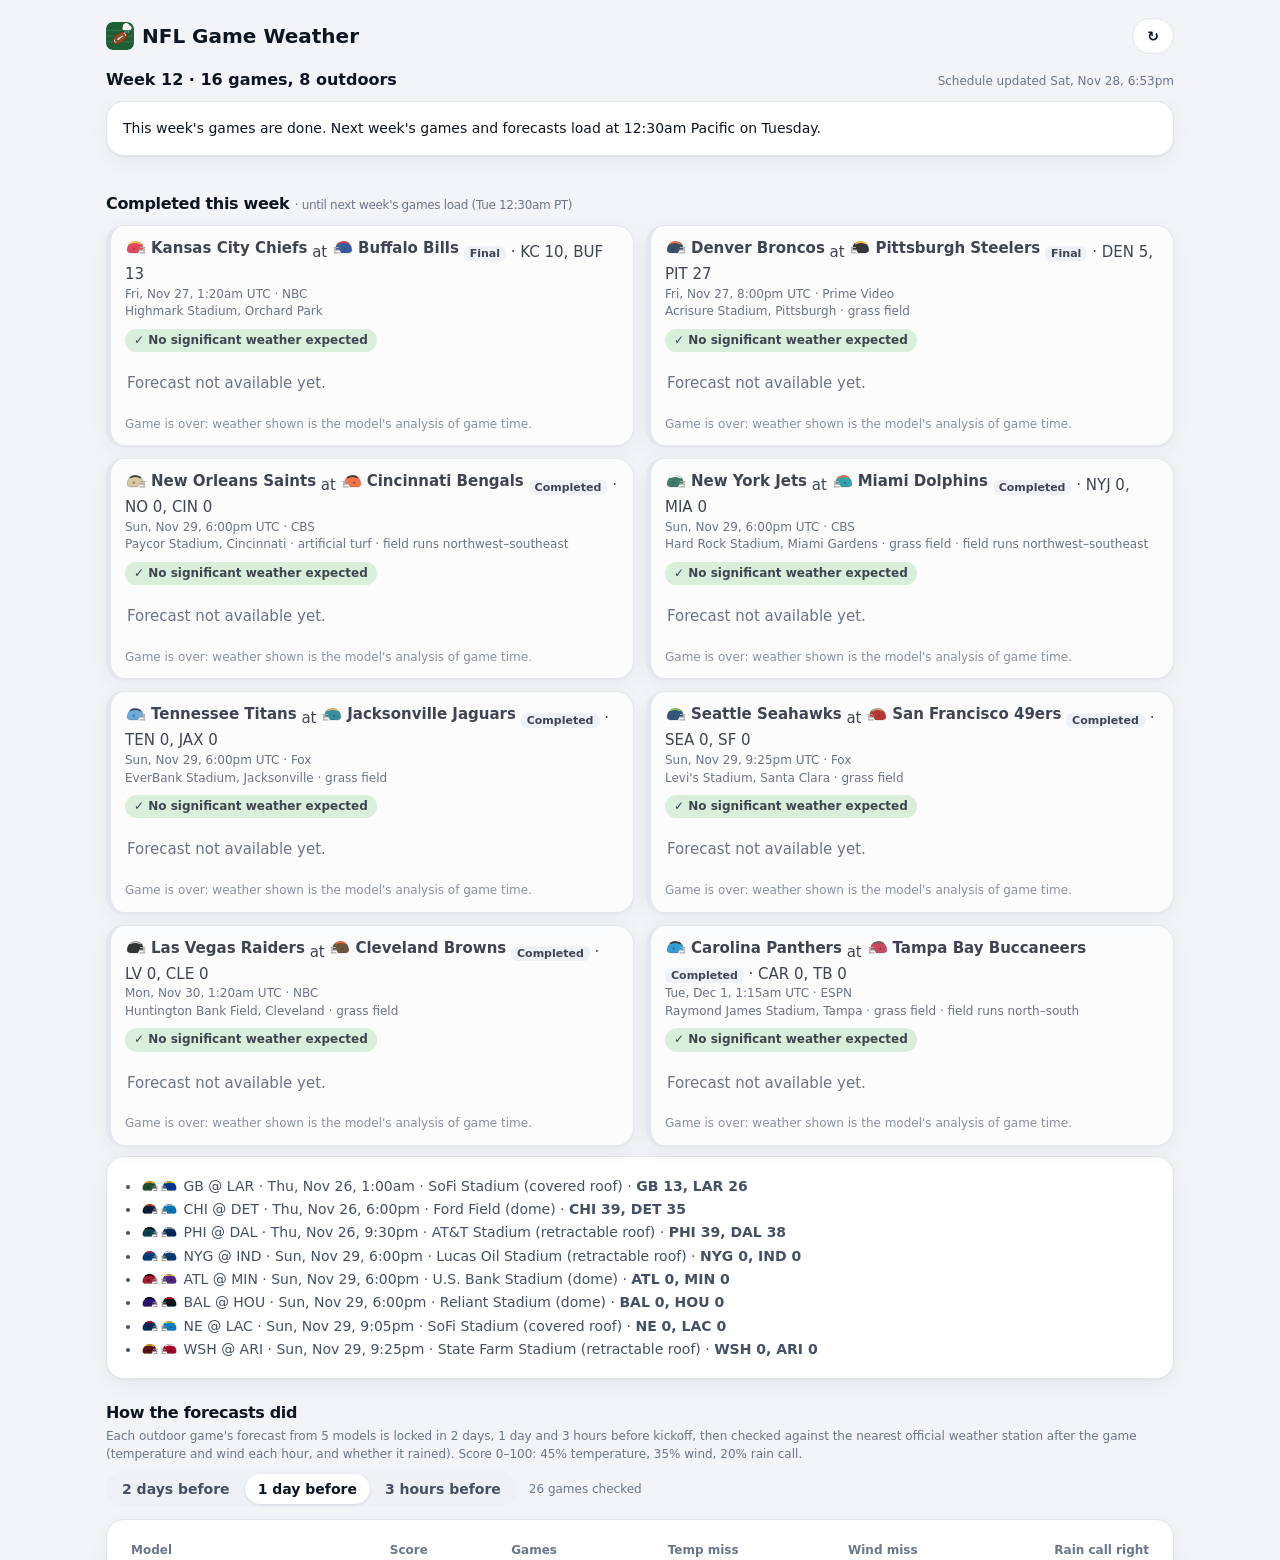
<file: nfl/index.html>
<!doctype html>
<html lang="en">
<head>
<meta charset="utf-8">
<meta name="viewport" content="width=device-width,initial-scale=1,viewport-fit=cover">
<title>NFL Game Weather</title>
<meta name="description" content="Stadium forecasts for this week's outdoor NFL games: rain, snow, wind, cold, lightning and field conditions.">
<meta name="theme-color" content="#0a0e14" media="(prefers-color-scheme: dark)">
<meta name="theme-color" content="#f2f4f8" media="(prefers-color-scheme: light)">
<link rel="manifest" href="manifest.webmanifest">
<link rel="icon" href="icons/icon.svg" type="image/svg+xml">
<link rel="apple-touch-icon" href="icons/apple-touch-icon.png">
<meta name="apple-mobile-web-app-capable" content="yes">
<meta name="mobile-web-app-capable" content="yes">
<meta name="apple-mobile-web-app-title" content="NFL Weather">
<link rel="stylesheet" href="../styles.css">
<style>
  .nflapp-top { display: flex; align-items: center; justify-content: space-between; gap: 12px; margin-bottom: 14px; }
  .nflapp-top h1 { font-size: 20px; margin: 0; display: flex; align-items: center; gap: 8px; }
  .nflapp-top h1 img { width: 28px; height: 28px; border-radius: 7px; }
</style>
</head>
<body>
<div class="wrap">
  <header class="nflapp-top">
    <h1><img src="icons/icon-192.png" alt="">NFL Game Weather</h1>
    <button class="btn" id="refresh" title="Refresh">↻</button>
  </header>
  <div id="nflBody"><p class="empty">Loading this week's games…</p></div>
  <footer>
    Schedule: ESPN. Forecasts: Open-Meteo (CC BY 4.0), including NOAA, ECMWF, DWD (ICON) and Environment Canada (GEM) models.
    Field directions: &copy; OpenStreetMap contributors. Part of <a href="../">Weather Compare</a>.
  </footer>
</div>
<script type="module">
  import { showNFL } from "../src/nfl.js";
  showNFL();
  document.getElementById("refresh").addEventListener("click", () => showNFL(true));
  // Refresh when coming back to the app after a while.
  let last = Date.now();
  document.addEventListener("visibilitychange", () => { if (document.visibilityState === "visible" && Date.now() - last > 15 * 60e3) { last = Date.now(); showNFL(true); } });
  if ("serviceWorker" in navigator) navigator.serviceWorker.register("../sw.js").catch(() => {});
</script>
</body>
</html>
</file>
<file: styles.css>
:root {
  color-scheme: light;
  --bg: #f2f4f8;
  --surface: #ffffff;
  --surface-2: #eef1f6;
  --border: #e1e5ec;
  --text: #0e1522;
  --text-2: #465064;
  --text-3: #6b7689;
  --accent: #2563eb; --on-accent: #ffffff;
  --c1: #2a78d6; --c2: #eb6834; --c3: #1baf7a; --c4: #eda100;
  --rain: #2563eb;
  --good: #0ca30c; --warning: #fab219; --serious: #ec835a; --critical: #d03b3b;
  --s1: #2a78d6;  /* NWS */
  --s2: #eb6834;  /* Open-Meteo */
  --s3: #1baf7a;  /* MET Norway */
  --s4: #eda100;  /* Pirate Weather */
  --s5: #e87ba4;  /* Tomorrow.io */
  --s6: #008300;  /* WeatherAPI.com */
  --s7: #6250d6;  /* Visual Crossing */
  --s8: #e34948;  /* OpenWeatherMap */
  --avg: #0e1522;
  --band: rgba(14,21,34,.10);
  --warn: #b25b00;
  --shadow: 0 1px 2px rgba(16,24,40,.05), 0 6px 20px rgba(16,24,40,.05);
  --shadow-lg: 0 10px 30px rgba(16,24,40,.16);
  --radius: 18px;
}
@media (prefers-color-scheme: dark) {
  :root:not([data-theme="light"]) {
    color-scheme: dark;
    --bg: #0a0e14; --surface: #131922; --surface-2: #1b2330; --border: #232d3c;
    --text: #eef2f7; --text-2: #b6c0cf; --text-3: #8391a5; --accent: #5b9dff; --on-accent: #06111f;
    --c1: #3987e5; --c2: #d95926; --c3: #199e70; --c4: #c98500; --rain: #5b9dff; --s1: #3987e5; --s2: #d95926; --s3: #199e70; --s4: #c98500; --s5: #d55181; --s6: #008300; --s7: #9085e9; --s8: #e66767; --avg: #eef2f7; --band: rgba(238,242,247,.12);
    --warn: #f0a24a; --shadow: 0 1px 0 rgba(255,255,255,.03) inset; --shadow-lg: 0 10px 30px rgba(0,0,0,.45);
  }
}
:root[data-theme="dark"] {
  color-scheme: dark;
  --bg: #0a0e14; --surface: #131922; --surface-2: #1b2330; --border: #232d3c;
  --text: #eef2f7; --text-2: #b6c0cf; --text-3: #8391a5; --accent: #5b9dff; --on-accent: #06111f;
  --c1: #3987e5; --c2: #d95926; --c3: #199e70; --c4: #c98500; --rain: #5b9dff; --s1: #3987e5; --s2: #d95926; --s3: #199e70; --s4: #c98500; --s5: #d55181; --s6: #008300; --s7: #9085e9; --s8: #e66767; --avg: #eef2f7; --band: rgba(238,242,247,.12);
  --warn: #f0a24a; --shadow: 0 1px 0 rgba(255,255,255,.03) inset; --shadow-lg: 0 10px 30px rgba(0,0,0,.45);
}
* { box-sizing: border-box; }
html, body { margin: 0; }
body {
  background: var(--bg); color: var(--text);
  font: 15px/1.45 system-ui, -apple-system, "Segoe UI", Roboto, sans-serif;
  -webkit-text-size-adjust: 100%; -webkit-font-smoothing: antialiased; -webkit-tap-highlight-color: transparent;
}
a { color: inherit; }
button, input { font: inherit; color: inherit; }
.wrap { max-width: 1100px; margin: 0 auto; padding: 18px 16px 48px; }

/* Header */
header.top { display: grid; grid-template-columns: minmax(0, 1fr) auto; gap: 12px 16px; align-items: center; margin-bottom: 16px; }
.brand h1 { font-size: 22px; font-weight: 750; margin: 0; letter-spacing: -.025em; line-height: 1.15; }
.brand .loc { color: var(--text-3); font-size: 13px; overflow: hidden; text-overflow: ellipsis; white-space: nowrap; }
.controls { display: flex; flex-wrap: wrap; gap: 8px; align-items: center; }
.tools { flex-wrap: nowrap; gap: 6px; }
.places { grid-column: 1 / -1; display: flex; flex-wrap: wrap; gap: 8px; align-items: center; }
.btn {
  border: 1px solid var(--border); background: var(--surface); border-radius: 999px;
  padding: 7px 14px; cursor: pointer; white-space: nowrap; font-weight: 550; font-size: 14px;
  transition: background .15s, border-color .15s, transform .1s;
}
.btn.icon { min-width: 38px; height: 38px; padding: 0 9px; display: inline-flex; align-items: center; justify-content: center; }
.btn:hover { border-color: var(--text-3); }
.btn:active { transform: scale(.96); }
.btn[aria-pressed="true"] { background: var(--accent); color: var(--on-accent); border-color: var(--accent); }
.btn:focus-visible, input:focus-visible, .tab:focus-visible, select:focus-visible { outline: 2px solid var(--accent); outline-offset: 2px; }
.search { position: relative; flex: 1 1 180px; min-width: 0; }
.search input {
  width: 100%; border: 1px solid var(--border); background: var(--surface); border-radius: 999px;
  padding: 7px 14px; font-size: 14px;
}
.search input::placeholder { color: var(--text-3); }
.suggest {
  position: absolute; z-index: 20; top: calc(100% + 4px); left: 0; right: 0; list-style: none; margin: 0; padding: 4px;
  background: var(--surface); border: 1px solid var(--border); border-radius: 14px; box-shadow: var(--shadow-lg);
}
.suggest li button { display: block; width: 100%; text-align: left; border: 0; background: none; padding: 7px 10px; border-radius: 8px; cursor: pointer; }
.suggest li button:hover, .suggest li button:focus { background: var(--surface-2); outline: none; }
.suggest .sub { color: var(--text-3); font-size: 13px; }
.status-line { color: var(--text-3); font-size: 12px; margin: 0 0 12px; display: flex; gap: 12px; flex-wrap: wrap; }

/* Sections */
section { margin-top: 34px; }
section > h2 { font-size: 19px; font-weight: 700; letter-spacing: -.02em; margin: 0 0 4px; }
section > .hint { color: var(--text-3); font-size: 13px; margin: 0 0 12px; max-width: 70ch; }
.panel { background: var(--surface); border: 1px solid var(--border); border-radius: var(--radius); padding: 16px; box-shadow: var(--shadow); }

/* Current cards */
.cards { display: grid; grid-template-columns: repeat(auto-fill, minmax(230px, 1fr)); gap: 12px; }
.card { background: var(--surface); border: 1px solid var(--border); border-radius: var(--radius); padding: 14px; box-shadow: var(--shadow); position: relative; overflow: hidden; }
.card::before { content: ""; position: absolute; left: 0; top: 14px; bottom: 14px; width: 4px; border-radius: 0 4px 4px 0; background: var(--c, transparent); }
.card .src { display: flex; justify-content: space-between; align-items: baseline; gap: 8px; font-weight: 600; font-size: 14px; }
.card .src a { text-decoration: none; }
.card .src a:hover { text-decoration: underline; }
.card .src .ago { font-weight: 400; color: var(--text-3); font-size: 12px; }
.big { display: flex; align-items: center; gap: 10px; margin: 6px 0 2px; }
.big .t { font-size: 40px; font-weight: 600; letter-spacing: -.02em; font-variant-numeric: tabular-nums; }
.big .i { font-size: 34px; line-height: 1; }
.cond { color: var(--text-2); margin-bottom: 8px; }
.kv { display: grid; grid-template-columns: auto 1fr; gap: 2px 12px; font-size: 13px; }
.kv dt { color: var(--text-3); }
.kv dd { margin: 0; font-variant-numeric: tabular-nums; }
.card.err .cond { color: var(--warn); }
.card.loading .big .t { color: var(--text-3); }
.pending { margin-top: 12px; color: var(--text-3); font-size: 13px; }
.pending .chip { display: inline-block; border: 1px dashed var(--border); border-radius: 999px; padding: 2px 9px; margin: 3px 4px 0 0; }

/* Average */
.avg-grid { display: grid; grid-template-columns: minmax(200px, 260px) 1fr; gap: 12px; }
@media (max-width: 720px) { .avg-grid { grid-template-columns: 1fr; } }
.avg-now .big .t { font-size: 48px; }
.spread { color: var(--text-3); font-size: 13px; }
.days { display: grid; grid-template-columns: repeat(5, minmax(0, 1fr)); gap: 8px; margin-top: 12px; }
.day { background: var(--surface); border: 1px solid var(--border); border-radius: 14px; padding: 10px 6px; text-align: center; box-shadow: var(--shadow); min-width: 0; }
.day .dn { font-weight: 600; font-size: 13px; }
.day .di { font-size: 26px; line-height: 1.3; }
.day .hl { font-variant-numeric: tabular-nums; }
.day .hl .lo { color: var(--text-3); }
.day .pp, .day .rg { font-size: 12px; color: var(--text-3); }
.day .rs { font-size: 12px; color: var(--text); font-weight: 600; margin-top: 2px; }
.day .rs .rsn { font-weight: 400; color: var(--text-3); }
@media (max-width: 480px) { .day .rg, .day .rs .rsn { display: none; } .day .di { font-size: 22px; } }

/* Tables */
.scroll { overflow-x: auto; -webkit-overflow-scrolling: touch; }
table { border-collapse: collapse; width: 100%; font-variant-numeric: tabular-nums; }
th, td { padding: 6px 8px; text-align: center; border-bottom: 1px solid var(--border); white-space: nowrap; }
thead th { font-size: 12px; color: var(--text-3); font-weight: 600; }
tbody th { text-align: left; font-weight: 600; font-size: 13px; position: sticky; left: 0; background: var(--surface); z-index: 1; }
tbody th .sw { display: inline-block; width: 10px; height: 10px; border-radius: 3px; background: var(--c); margin-right: 6px; vertical-align: -1px; }
tr.avgrow th, tr.avgrow td { background: var(--surface-2); }
tr:last-child th, tr:last-child td { border-bottom: 0; }
.cell .ci { font-size: 18px; line-height: 1.2; display: block; }
.cell .ct { font-weight: 600; }
.cell .ct .lo { color: var(--text-3); font-weight: 400; }
.cell .cp { font-size: 11px; color: var(--text-3); display: block; }
.cell.na { color: var(--text-3); }
.hourly td, .hourly thead th { padding: 5px 6px; min-width: 46px; }
.hourly thead th.newday { border-left: 1px solid var(--text-3); }
.hourly td.newday { border-left: 1px solid var(--border); }
.hourly thead .dayrow th { text-align: left; color: var(--text); padding-bottom: 0; border-bottom: 0; }

/* Charts */
.chart { position: relative; width: 100%; }
.chart svg { display: block; width: 100%; height: auto; overflow: visible; touch-action: pan-y; }
.chart .grid { stroke: var(--border); stroke-width: 1; }
.chart .axis { fill: var(--text-3); font-size: 11px; }
.chart .dl { font-size: 11px; fill: var(--text-2); }
.tip {
  position: absolute; pointer-events: none; z-index: 5; background: var(--surface); color: var(--text);
  border: 1px solid var(--border); border-radius: 10px; padding: 8px 10px; font-size: 12px;
  box-shadow: 0 6px 20px rgba(0,0,0,.18); min-width: 140px; display: none;
}
.tip .tt { font-weight: 600; margin-bottom: 4px; }
.tip .row { display: flex; justify-content: space-between; gap: 12px; }
.tip .sw { display: inline-block; width: 10px; height: 3px; border-radius: 2px; margin-right: 6px; vertical-align: 3px; }
.legend { display: flex; flex-wrap: wrap; gap: 4px 14px; font-size: 13px; color: var(--text-2); margin-bottom: 6px; }
.legend .sw { display: inline-block; width: 14px; height: 3px; border-radius: 2px; margin-right: 6px; vertical-align: 4px; }
.legend .sw.band { height: 10px; vertical-align: -1px; background: var(--band) !important; border: 1px solid var(--text-3); }
.legend .sw.dash { background: repeating-linear-gradient(90deg, var(--avg) 0 4px, transparent 4px 7px) !important; }

footer { margin-top: 40px; padding-top: 16px; border-top: 1px solid var(--border); color: var(--text-3); font-size: 12px; }
.sr { position: absolute; width: 1px; height: 1px; overflow: hidden; clip: rect(0 0 0 0); }

/* Tabs */
.tabs { display: flex; gap: 4px; margin: 0 0 18px; padding: 4px; background: var(--surface-2); border-radius: 999px; width: fit-content; max-width: 100%; }
.tab { border: 0; background: none; padding: 7px 16px; cursor: pointer; color: var(--text-2); border-radius: 999px; font-weight: 600; font-size: 14px; display: inline-flex; align-items: center; gap: 7px; white-space: nowrap; transition: background .15s, color .15s; }
.tab .ti { width: 18px; height: 18px; fill: none; stroke: currentColor; stroke-width: 1.8; stroke-linecap: round; stroke-linejoin: round; flex: none; }
.tab:hover { color: var(--text); }
.tab[aria-selected="true"] { color: var(--text); background: var(--surface); box-shadow: 0 1px 3px rgba(16,24,40,.12); }
/* Phone: the tabs become a bar pinned to the bottom of the screen, like an app. */
@media (max-width: 640px) {
  .wrap:has(.tabs) { padding-bottom: calc(96px + env(safe-area-inset-bottom)); }
  .tabs {
    position: fixed; z-index: 1000; left: 0; right: 0; bottom: 0; width: auto; margin: 0; gap: 0;
    padding: 6px 6px calc(6px + env(safe-area-inset-bottom)); border-radius: 0; border-top: 1px solid var(--border);
    background: color-mix(in srgb, var(--surface) 88%, transparent); -webkit-backdrop-filter: blur(14px); backdrop-filter: blur(14px);
  }
  .tab { flex: 1 1 0; min-width: 0; flex-direction: column; gap: 3px; padding: 6px 2px 5px; font-size: 11px; font-weight: 600; color: var(--text-3); border-radius: 12px; }
  .tab .ti { width: 22px; height: 22px; }
  .tab[aria-selected="true"] { color: var(--accent); background: color-mix(in srgb, var(--accent) 13%, transparent); box-shadow: none; }
}
.view[hidden] { display: none; }

/* Accuracy */
.seg { display: inline-flex; gap: 2px; padding: 3px; border-radius: 999px; background: var(--surface-2); max-width: 100%; }
.seg button { border: 0; background: none; padding: 5px 13px; cursor: pointer; border-radius: 999px; font-size: 14px; font-weight: 550; color: var(--text-2); white-space: nowrap; }
.seg button[aria-pressed="true"] { background: var(--surface); color: var(--text); box-shadow: 0 1px 3px rgba(16,24,40,.14); }
.acc-controls { display: flex; flex-wrap: wrap; gap: 8px 12px; align-items: center; margin: 4px 0 12px; }
select { font: inherit; color: inherit; background: var(--surface); border: 1px solid var(--border); border-radius: 999px; padding: 5px 10px; }
.empty { color: var(--text-2); padding: 6px 2px; }
.daycard { margin-bottom: 12px; }
.daycard h3 { font-size: 15px; margin: 0 0 2px; }
.daycard .obsline { color: var(--text-2); font-size: 13px; margin-bottom: 8px; }
.acc td, .acc th { text-align: right; }
.acc tbody th, .acc thead th:first-child { text-align: left; }
.acc td.l { text-align: left; }
.miss { color: var(--text-3); font-size: 12px; }
.score { display: inline-block; min-width: 38px; padding: 1px 7px; border-radius: 999px; font-weight: 700; text-align: center; background: var(--surface-2); }
.rank1 .score { outline: 2px solid var(--accent); }
.rain-hit { color: var(--text); }
.rain-bad { color: var(--warn); }
details.how { margin-top: 12px; color: var(--text-2); font-size: 13px; }
details.how summary { cursor: pointer; color: var(--text); font-weight: 600; }
details.how li { margin: 3px 0; }
.sub2 { color: var(--text-3); font-size: 12px; font-weight: 400; }
.grid2 { display: grid; grid-template-columns: 1fr 1fr; gap: 12px; }
@media (max-width: 720px) { .grid2 { grid-template-columns: 1fr; } }

/* Settings dialog */
dialog.settings { border: 1px solid var(--border); border-radius: 20px; background: var(--surface); color: var(--text); padding: 18px; width: min(460px, calc(100vw - 32px)); box-shadow: 0 12px 40px rgba(0,0,0,.3); }
dialog.settings::backdrop { background: rgba(0,0,0,.4); }
dialog.settings h2 { font-size: 17px; margin: 0 0 4px; }
dialog.settings .keyrow { margin-top: 14px; }
dialog.settings label { font-weight: 600; font-size: 14px; display: flex; justify-content: space-between; gap: 8px; }
dialog.settings label a { font-weight: 400; font-size: 12px; color: var(--accent); }
dialog.settings input { width: 100%; margin-top: 4px; border: 1px solid var(--border); background: var(--bg); border-radius: 10px; padding: 8px 10px; font-family: ui-monospace, Menlo, monospace; font-size: 13px; }
dialog.settings .actions { display: flex; justify-content: flex-end; gap: 8px; margin-top: 18px; }
.card .addkey { margin-top: 6px; }

/* Accuracy badges: number + word + status dot, never color alone */
.badge { display: inline-flex; align-items: center; gap: 4px; font-size: 11px; font-weight: 600; line-height: 1; padding: 3px 7px 3px 6px; border-radius: 999px; white-space: nowrap; color: var(--text); background: var(--surface-2); vertical-align: middle; }
.badge i { width: 7px; height: 7px; border-radius: 50%; background: var(--text-3); display: inline-block; }
.badge.b-good { background: color-mix(in srgb, var(--good) 20%, var(--surface)); } .badge.b-good i { background: var(--good); }
.badge.b-warning { background: color-mix(in srgb, var(--warning) 26%, var(--surface)); } .badge.b-warning i { background: var(--warning); }
.badge.b-serious { background: color-mix(in srgb, var(--serious) 24%, var(--surface)); } .badge.b-serious i { background: var(--serious); }
.badge.b-critical { background: color-mix(in srgb, var(--critical) 20%, var(--surface)); } .badge.b-critical i { background: var(--critical); }
.badge.b-none { color: var(--text-3); font-weight: 500; }
.legendline { display: inline-flex; flex-wrap: wrap; gap: 4px; align-items: center; }
.card.r-good { --c: var(--good); } .card.r-warning { --c: var(--warning); } .card.r-serious { --c: var(--serious); } .card.r-critical { --c: var(--critical); }
.cards { grid-template-columns: repeat(auto-fill, minmax(190px, 1fr)); }
.card { padding: 13px 13px 13px 16px; }
.card .src { align-items: center; }
.card .src a { font-size: 13px; line-height: 1.25; }
.big .t { font-size: 34px; }
.big .i { font-size: 28px; }
.card .cond { margin-bottom: 4px; font-size: 14px; }
.meta { font-size: 12px; color: var(--text-2); font-variant-numeric: tabular-nums; }
.avg-now .meta { font-size: 13px; }
tbody th .nm { margin-right: 6px; }
tbody th .sw { display: inline-block; width: 10px; height: 10px; border-radius: 3px; margin-right: 6px; vertical-align: -1px; }

/* Chips (tap to compare) */
.chips { display: flex; flex-wrap: wrap; gap: 6px; align-items: center; margin-bottom: 8px; }
.chiphint { font-size: 12px; color: var(--text-3); margin-right: 2px; }
.schip { display: inline-flex; align-items: center; gap: 6px; border: 1px solid var(--border); background: var(--surface); border-radius: 999px; padding: 4px 6px 4px 10px; cursor: pointer; font-size: 13px; }
.schip:hover { border-color: var(--text-3); }
.schip.on { border-color: var(--accent); box-shadow: inset 0 0 0 1px var(--accent); }
.schip .sw { width: 12px; height: 4px; border-radius: 2px; display: inline-block; }
.schip.clear { padding: 4px 10px; color: var(--text-2); }
.legend .sw.bar { height: 10px; width: 8px; vertical-align: -1px; background: var(--rain) !important; opacity: .7; }
.chart .mk { font-size: 10px; fill: var(--text-2); }
.tipp { color: var(--text-3); }
.hourly td.wet .ct { color: var(--rain); }
.hourly td .cp { color: var(--rain); min-height: 13px; }
.hourly td .ci { min-height: 22px; }

/* Accuracy tab */
.healthrow { display: flex; flex-wrap: wrap; gap: 6px; margin: 0; }
.health { font-size: 12px; padding: 3px 9px; border-radius: 999px; background: var(--surface-2); color: var(--text); }
.health.ok { background: color-mix(in srgb, var(--good) 16%, var(--surface)); }
.health.warn { background: color-mix(in srgb, var(--warning) 26%, var(--surface)); }
.blend, .blendrow th { font-style: italic; }
tr.blendrow th, tr.blendrow td { background: var(--surface-2); }
.acc th.sep, .acc td.sep { border-left: 1px solid var(--border); }
.fva-legend { margin-top: 4px; }
.legend .sw.dash2 { background: repeating-linear-gradient(90deg, var(--text-3) 0 4px, transparent 4px 7px) !important; }
.legend .sw.vline { width: 2px; height: 12px; vertical-align: -2px; background: var(--rain) !important; }
.daycard .chart { margin-bottom: 8px; }

/* Phone: accuracy tables become stacked cards (one per source) */
@media (max-width: 640px) {
  table.stack thead { display: none; }
  table.stack, table.stack tbody { display: block; width: 100%; }
  table.stack tr { display: grid; grid-template-columns: repeat(4, minmax(0, 1fr)); gap: 2px 8px; padding: 7px 2px; border-bottom: 1px solid var(--border); }
  table.stack tr:last-child { border-bottom: 0; }
  table.stack th, table.stack td { border: 0; padding: 1px 0; text-align: left !important; white-space: normal; position: static; background: none; }
  table.stack tbody th { grid-column: 1 / -1; font-size: 14px; }
  table.stack td[data-label]::before { content: attr(data-label); display: block; font-size: 11px; color: var(--text-3); }
  table.stack td[data-label=""]::before, table.stack td[data-label="#"] { display: none; }
  table.stack td.l { grid-column: 1 / -1; }
  tr.blendrow { background: var(--surface-2); border-radius: 8px; padding: 8px !important; }
  #accSeason tr { grid-template-columns: repeat(6, minmax(0, 1fr)); }
  #accSeason td[data-label]::before { font-size: 10px; }
}

details.srcs > summary { cursor: pointer; font-size: 13px; color: var(--text-2); margin: 4px 0; }

.cell .cq { font-size: 11px; color: var(--rain); display: block; font-weight: 600; }
.hourly td .cq { min-height: 13px; }

/* Best forecast: the hero card. Its colour follows the sky (set in renderBest). */
.best { padding: 18px; }
.best-wait { color: var(--text-2); font-size: 14px; }
.best-on {
  --text: #fff; --text-2: rgba(255,255,255,.88); --text-3: rgba(255,255,255,.74); --surface-2: rgba(255,255,255,.15); --border: rgba(255,255,255,.2);
  color: #fff; border: 0; padding: 20px 18px 16px; background: linear-gradient(155deg, var(--sky1), var(--sky2)); box-shadow: 0 10px 28px color-mix(in srgb, var(--sky1) 35%, transparent);
}
.sky-clear { --sky1: #0f4aa5; --sky2: #2a7bd4; }
.sky-cloud { --sky1: #36445a; --sky2: #5d6f88; }
.sky-rain  { --sky1: #1f2f47; --sky2: #456084; }
.sky-night { --sky1: #0d1330; --sky2: #2b3068; }
.best-hero { display: flex; flex-wrap: wrap; gap: 14px 28px; align-items: flex-end; justify-content: space-between; }
.best-kicker { font-size: 12px; font-weight: 650; color: var(--text-3); text-transform: uppercase; letter-spacing: .07em; margin-bottom: 2px; }
.best-temps { display: flex; align-items: center; gap: 14px; }
.best-temps .i { font-size: 52px; line-height: 1; }
.best-temps .hi { font-size: 76px; font-weight: 300; letter-spacing: -.045em; line-height: 1.05; font-variant-numeric: tabular-nums; }
.best-temps .lo { font-size: 30px; color: var(--text-3); font-variant-numeric: tabular-nums; }
.best-temps .hl { display: grid; gap: 2px; font-size: 16px; font-weight: 600; font-variant-numeric: tabular-nums; color: var(--text-2); }
.best .cond { margin: 2px 0 0; font-size: 16px; color: var(--text-2); }
.best-pills { display: flex; flex-wrap: wrap; gap: 6px; }
.bpill { background: var(--surface-2); border-radius: 999px; padding: 6px 12px; font-size: 13px; font-weight: 600; }
.conf { font-size: 12px; font-weight: 600; padding: 1px 8px; border-radius: 999px; background: var(--surface-2); }
.conf-high { background: color-mix(in srgb, var(--good) 20%, var(--surface)); }
.conf-medium { background: color-mix(in srgb, var(--warning) 26%, var(--surface)); }
.conf-low { background: color-mix(in srgb, var(--serious) 24%, var(--surface)); }
.best-on .conf { background: rgba(255,255,255,.18); color: #fff; }
/* Hour-by-hour strip: swipe sideways for the next 24 hours */
.best-hours { display: flex; gap: 6px; overflow-x: auto; margin: 18px -18px 0; padding: 0 18px 2px; scrollbar-width: none; -webkit-overflow-scrolling: touch; }
.best-hours::-webkit-scrollbar { display: none; }
.bhour { flex: 0 0 56px; text-align: center; background: var(--surface-2); border-radius: 14px; padding: 9px 2px 7px; }
.bhour:first-child { background: rgba(255,255,255,.26); }
.bh-t { font-size: 12px; color: var(--text-2); }
.bh-i { font-size: 21px; line-height: 1.55; }
.bh-v { font-weight: 650; font-size: 16px; font-variant-numeric: tabular-nums; }
.bh-p { font-size: 11px; color: var(--text-2); min-height: 15px; }
.bh-w { font-size: 11px; font-weight: 600; min-height: 15px; white-space: nowrap; }
.bh-w small { font-size: 9.5px; font-weight: 500; color: var(--text-2); }
tr.bestrow th { font-weight: 750; }
.best-days { display: grid; grid-template-columns: repeat(4, minmax(0, 1fr)); gap: 8px; margin-top: 10px; }
.bday { background: var(--surface-2); border-radius: 14px; padding: 10px 6px; text-align: center; min-width: 0; }
.bday .dn { font-weight: 600; font-size: 13px; } .bday .di { font-size: 26px; line-height: 1.35; }
.bday .hl { font-variant-numeric: tabular-nums; font-weight: 600; } .bday .hl .lo { color: var(--text-3); font-weight: 400; }
.bday .pp, .bday .rs { font-size: 12px; color: var(--text-2); }
.bday .conf { display: inline-block; margin-top: 4px; font-size: 11px; }
.best-foot { margin-top: 14px; font-size: 13px; display: grid; gap: 8px; }
.best-track { display: block; text-decoration: none; background: var(--surface-2); border-radius: 12px; padding: 9px 12px; color: var(--text); }
.best-track:hover { background: rgba(255,255,255,.22); }
.best-from summary { cursor: pointer; color: var(--text-2); padding: 2px 0; }
.best-from ul { list-style: none; margin: 6px 0 0; padding: 0; font-size: 13px; }
.best-from li { display: grid; grid-template-columns: 7.5em minmax(0, 1fr) auto; gap: 8px; padding: 5px 0; border-bottom: 1px solid var(--border); }
.best-from li:last-child { border-bottom: 0; }
.best-from .bel { color: var(--text-2); }
.best-from .bsrc { font-weight: 600; }
.best-from .berr { color: var(--text-3); font-variant-numeric: tabular-nums; }
.best-from .bmore { display: block; color: var(--text-3); font-size: 12px; }
@media (max-width: 480px) { .best-temps .hi { font-size: 68px; } .best-temps .i { font-size: 46px; } }

/* Best forecast report card (Accuracy tab) */
.bt-top { display: flex; gap: 16px; align-items: center; }
.bt-score { flex: none; width: 104px; height: 104px; border-radius: 50%; display: grid; place-content: center; text-align: center; background: var(--surface-2); border: 4px solid var(--text-3); }
.bt-score.b-good { border-color: var(--good); } .bt-score.b-warning { border-color: var(--warning); } .bt-score.b-serious { border-color: var(--serious); } .bt-score.b-critical { border-color: var(--critical); }
.bt-num { font-size: 30px; font-weight: 700; letter-spacing: -.03em; line-height: 1.1; font-variant-numeric: tabular-nums; }
.bt-word { font-size: 12px; font-weight: 600; color: var(--text-2); }
.bt-rank { font-size: 22px; font-weight: 700; letter-spacing: -.02em; }
.bt-rank .sub2 { display: block; font-size: 13px; font-weight: 500; letter-spacing: 0; }
.bt-vs { font-size: 14px; color: var(--text-2); margin: 2px 0; }
.bt-tiles { display: grid; grid-template-columns: repeat(4, minmax(0, 1fr)); gap: 8px; margin-top: 16px; }
@media (max-width: 640px) { .bt-tiles { grid-template-columns: repeat(2, minmax(0, 1fr)); } }
.bt-tile { background: var(--surface-2); border-radius: 14px; padding: 10px 12px; }
.bt-big { font-size: 22px; font-weight: 700; letter-spacing: -.02em; font-variant-numeric: tabular-nums; }
.bt-big small { font-size: 13px; font-weight: 500; color: var(--text-3); letter-spacing: 0; }
.bt-lbl { font-size: 12px; color: var(--text-2); line-height: 1.3; }
.bt-sub { font-size: 11px; color: var(--text-3); margin-top: 2px; }
.bt-leads { display: flex; flex-wrap: wrap; gap: 6px 18px; margin-top: 10px; padding-top: 10px; border-top: 1px solid var(--border); font-size: 13px; }

/* Radar */
.radar-wrap { padding: 0; overflow: hidden; }
#radarMap { height: min(70vh, 560px); width: 100%; background: var(--surface-2); }
.radar-lightning { margin: 10px 0 6px; font-size: 14px; }
.radar-legend { margin: 6px 0; }
.ldot { display: inline-block; width: 10px; height: 10px; border-radius: 50%; border: 1px solid #3d2a00; margin-right: 6px; vertical-align: -1px; }
.ring { display: inline-block; width: 14px; height: 14px; border-radius: 50%; border: 1.5px dashed var(--text); margin-right: 6px; vertical-align: -3px; }
.nwsalert { background: color-mix(in srgb, var(--warning) 22%, var(--surface)); border: 1px solid var(--border); border-radius: 12px; padding: 10px 12px; margin-bottom: 8px; font-size: 14px; }
.nwsalert.warn { background: color-mix(in srgb, var(--critical) 18%, var(--surface)); }
.nwsalert div { color: var(--text-2); font-size: 13px; margin-top: 2px; }
.leaflet-tooltip.radar-label { background: var(--surface); color: var(--text); border: 1px solid var(--border); box-shadow: none; font-weight: 600; padding: 1px 6px; }
.leaflet-tooltip.radar-label::before { display: none; }
.leaflet-container { font: inherit; }

/* Street map: soften in light mode, invert for dark mode so the radar stays readable */
.basemap { filter: saturate(.35) brightness(1.05); }
@media (prefers-color-scheme: dark) { :root:not([data-theme="light"]) .basemap { filter: invert(1) hue-rotate(180deg) brightness(.85) saturate(.3); } }
:root[data-theme="dark"] .basemap { filter: invert(1) hue-rotate(180deg) brightness(.85) saturate(.3); }

/* Tables that scroll in their own box: the time/date header stays pinned at the top and the
   source names at the left, so you always know which hour and which source you're looking at. */
.tablebox { max-height: min(78vh, 980px); overflow: auto; padding: 0; -webkit-overflow-scrolling: touch; }
.tablebox tbody th, .tablebox thead th:first-child { padding-left: 14px; }
.tablebox tbody th { box-shadow: inset -1px 0 0 var(--border); }
.tablebox thead th { position: sticky; top: 0; z-index: 2; background: var(--surface); }
.tablebox thead tr + tr th { top: var(--row1, 26px); }
.tablebox thead th:first-child { left: 0; z-index: 4; }
.tablebox tbody th { z-index: 3; }
.tablebox tr.avgrow th { background: var(--surface-2); }
.tablebox thead tr:last-child th { box-shadow: inset 0 -1px 0 var(--border); }
.hourly .dayrow th { height: 26px; padding-top: 8px; }
.hourly .daylbl { position: sticky; left: calc(var(--namecol, 120px) + 8px); display: inline-block; }

/* NFL tab */
.nflhead { display: flex; flex-wrap: wrap; justify-content: space-between; align-items: baseline; gap: 4px 12px; margin-bottom: 10px; }
.nflhead h2 { font-size: 16px; margin: 0; }
.watch { margin-bottom: 14px; }
.watch h3, .covered h3 { font-size: 14px; margin: 0 0 6px; }
.watch ul, .covered ul { margin: 0; padding-left: 18px; font-size: 14px; }
.watch li { margin: 5px 0; }
.watch a { font-weight: 700; }
.watch.ok { font-size: 14px; }
.games { display: grid; grid-template-columns: repeat(auto-fill, minmax(min(100%, 470px), 1fr)); gap: 12px; }
.game { background: var(--surface); border: 1px solid var(--border); border-left: 5px solid var(--border); border-radius: var(--radius); padding: 12px 14px; box-shadow: var(--shadow); }
.game.lvl-sig { border-left-color: var(--critical); }
.game.lvl-note { border-left-color: var(--warning); }
.game.lvl-ok { border-left-color: var(--good); }
.game .gm { font-size: 15px; }
.game .gsub { font-size: 12px; color: var(--text-2); }
.live { background: var(--critical); color: #fff; font-size: 11px; font-weight: 700; padding: 1px 6px; border-radius: 6px; }
.fin { background: var(--surface-2); font-size: 11px; font-weight: 700; padding: 1px 6px; border-radius: 6px; }
.flags { display: flex; flex-wrap: wrap; gap: 5px; margin: 8px 0; }
.flag { font-size: 12px; font-weight: 600; padding: 3px 9px; border-radius: 999px; background: var(--surface-2); }
.flag.sig { background: color-mix(in srgb, var(--critical) 22%, var(--surface)); }
.flag.note { background: color-mix(in srgb, var(--warning) 28%, var(--surface)); }
.flag.ok { background: color-mix(in srgb, var(--good) 18%, var(--surface)); }
.gtable { width: 100%; }
.gtable th { font-size: 12px; color: var(--text-2); padding: 4px 4px; }
.gtable th .slot { font-size: 10px; text-transform: uppercase; letter-spacing: .04em; color: var(--text-3); }
.gtable { table-layout: fixed; }
.gtable td { padding: 6px 2px; vertical-align: top; }
.gtable .nd { display: block; font-size: 11px; color: var(--text-3); font-weight: 400; }
.gtable .ni { font-size: 22px; line-height: 1.2; }
.gtable .nt { font-weight: 700; }
.gtable .nf { font-weight: 400; color: var(--text-3); font-size: 11px; display: block; }
.gtable .nw, .gtable .np { font-size: 12px; color: var(--text-2); white-space: nowrap; }
.gtable .ng { color: var(--text-3); }
.gtable .hot { color: var(--text); font-weight: 700; }
.covered { margin-top: 14px; }
.covered li { margin: 3px 0; color: var(--text-2); }
@media (max-width: 480px) {
  .game { padding: 10px; }
  .gtable th { font-size: 11px; padding: 3px 1px; }
  .gtable .ni { font-size: 19px; }
  .gtable .nw, .gtable .np { font-size: 11px; }
  .gtable .nf { font-size: 10px; }
}
.gtable .rel { color: var(--text-2); font-weight: 600; }
.game .agree { margin-top: 3px; }
.game .agree .conf { font-size: 11px; }

.helmet { width: 22px; height: 17px; vertical-align: -3px; flex: none; }
.tm { display: inline-flex; align-items: center; gap: 4px; white-space: nowrap; }
.watch .helmet, .covered .helmet { width: 18px; height: 14px; margin-right: 1px; }
.gtable .rel { display: block; }

/* NFL forecast accuracy */
#nflAcc h2 { font-size: 16px; margin: 0 0 4px; }
.nflgrid td.best .badge { outline: 2px solid var(--text); }
.recap { list-style: none; margin: 0; padding: 0; }
.recap li { padding: 7px 0; border-bottom: 1px solid var(--border); font-size: 14px; }
.recap li:last-child { border-bottom: 0; }
@media (max-width: 480px) {
  .nflgrid th, .nflgrid td { padding: 6px 3px; font-size: 12px; }
  .nflgrid tbody th { white-space: normal; max-width: 92px; }
  .nflgrid .badge { padding: 3px 5px; gap: 3px; }
}

/* NFL: finished games */
.donewk { margin-top: 22px; }
.donewk h2 { font-size: 16px; margin: 0 0 10px; }
.donewk .game { opacity: .78; border-left-color: var(--border) !important; }
.donewk .covered { margin-top: 10px; }

/* ---------- Stadiums tab ---------- */
.stgrid { min-width: 720px; }
.stgrid td { text-align: center; vertical-align: top; padding: 6px 4px; font-size: 12px; min-width: 76px; }
.stgrid tbody th { text-align: left; font-weight: 400; min-width: 130px; max-width: 170px; font-size: 13px; white-space: normal; vertical-align: top; }
.stgrid tbody th .sub2 { font-size: 11px; line-height: 1.3; }
.stgrid .ni { font-size: 20px; line-height: 1.2; }
.stgrid .nt { font-weight: 600; font-variant-numeric: tabular-nums; }
.stgrid .nd { color: var(--text-3); }
.stgrid .hot { color: var(--serious); font-weight: 600; }
.stgrid td.gameday { background: color-mix(in srgb, var(--good) 12%, var(--surface)); }
.stgrid .gd { font-size: 10px; font-weight: 700; white-space: nowrap; }
.stgrid .team, .nflgrid .team { font-size: 11px; font-weight: 600; color: var(--text-2); line-height: 1.3; white-space: normal; }

/* The city picker and search only matter on the Forecast tab. */
body[data-tab]:not([data-tab="forecast"]) .places, body[data-tab]:not([data-tab="forecast"]) .brand .loc { display: none; }

/* Folded sections */
details.fold { margin-top: 16px; }
details.fold > summary { cursor: pointer; font-size: 15px; font-weight: 650; padding: 4px 0 8px; }
.phone-only { display: none; }
@media (max-width: 640px) {
  .phone-only { display: inline-block; }
  #accOverall:not(.allcols) td.x { display: none; }
  #accOverall:not(.allcols) tr { grid-template-columns: repeat(3, minmax(0, 1fr)); }
}

/* Rain in the Best hourly strip: amount, a word, and a bar that grows with the rate */
.bh-q { display: none; font-size: 11px; font-weight: 650; min-height: 34px; line-height: 1.25; }
.best-hours.has-rain .bh-q { display: block; }
.bh-l { display: block; font-weight: 500; font-size: 10px; color: var(--text-2); }
.bh-bar { display: block; height: 4px; border-radius: 2px; margin: 3px auto 0; background: #9cc8ff; width: 30%; }
.bhour.wet2 .bh-bar { width: 60%; background: #6aaeff; }
.bhour.wet3 .bh-bar { width: 90%; background: #fff; }
.bhour.wet1, .bhour.wet2, .bhour.wet3 { background: rgba(120,175,255,.26); }
.bhour.wet3 { background: rgba(120,175,255,.42); }

/* Hourly table: each cell tinted by its temperature */
.hourly td.heat { background: hsl(var(--hue) 70% 50% / .13); }
tr.avgrow td.heat { background: color-mix(in srgb, hsl(var(--hue) 70% 50%) 16%, var(--surface-2)); }

/* Charts */
.chart .pk { font-size: 12px; font-weight: 700; fill: var(--text); paint-order: stroke; stroke: var(--surface); stroke-width: 3px; }

/* Score bars in the long-term scoreboard */
.sbar { display: block; height: 5px; border-radius: 3px; background: var(--surface-2); margin-top: 5px; min-width: 110px; overflow: hidden; }
.sbar i { display: block; height: 100%; border-radius: 3px; background: var(--text-3); }
.sbar.b-good i { background: var(--good); } .sbar.b-warning i { background: var(--warning); } .sbar.b-serious i { background: var(--serious); } .sbar.b-critical i { background: var(--critical); }
tr.blendrow .sbar { background: var(--surface); }
.best-hours.has-rain .bhour { flex-basis: 66px; }

/* Drawn weather icons (src/icons.js). Sized by the text around them. */
:root { --wi-sun: #f5a800; --wi-moon: #e9b530; --wi-cloud: #aab6c8; --wi-cloud2: #8794a8; --wi-rain: #2f7fe6; --wi-snow: #62b6f0; --wi-bolt: #f5a800; }
@media (prefers-color-scheme: dark) { :root:not([data-theme="light"]) { --wi-sun: #ffc531; --wi-moon: #ffd96a; --wi-cloud: #d3dbe8; --wi-cloud2: #93a0b5; --wi-rain: #62a8ff; --wi-snow: #a9dcff; --wi-bolt: #ffc531; } }
:root[data-theme="dark"] { --wi-sun: #ffc531; --wi-moon: #ffd96a; --wi-cloud: #d3dbe8; --wi-cloud2: #93a0b5; --wi-rain: #62a8ff; --wi-snow: #a9dcff; --wi-bolt: #ffc531; }
.best-on { --wi-sun: #ffd04a; --wi-moon: #ffe08a; --wi-cloud: #fff; --wi-cloud2: #c3d0e6; --wi-rain: #9fd0ff; --wi-snow: #d8f0ff; --wi-bolt: #ffd04a; }
.wi { width: 1.3em; height: 1.3em; vertical-align: -.3em; display: inline-block; flex: none; }
.best-temps .wi { width: 1.2em; height: 1.2em; vertical-align: 0; display: block; }
.cell .ci .wi, .gtable .ni .wi, .stgrid .ni .wi { display: block; margin: 0 auto; }

/* Best card: one row per day with a low-to-high range bar */
.best-rows { margin-top: 12px; display: grid; gap: 2px; }
.brow { display: grid; grid-template-columns: 3.1em 1.9em 2.5em minmax(40px, 1fr) 2.5em minmax(2.6em, auto); align-items: center; gap: 2px 8px; padding: 7px 10px; border-radius: 12px; }
.brow:nth-child(odd) { background: rgba(255,255,255,.07); }
.br-d { font-weight: 650; font-size: 14px; }
.br-i { font-size: 19px; line-height: 1; }
.br-lo, .br-hi { font-variant-numeric: tabular-nums; font-weight: 650; font-size: 15px; }
.br-lo { text-align: right; color: var(--text-3); font-weight: 500; }
.br-bar { position: relative; height: 6px; border-radius: 3px; background: rgba(255,255,255,.16); }
.br-bar i { position: absolute; top: 0; bottom: 0; border-radius: 3px; min-width: 6px; }
.br-bar b { position: absolute; top: -3px; width: 12px; height: 12px; margin-left: -6px; border-radius: 50%; background: #fff; border: 3px solid var(--sky1); box-sizing: border-box; }
.br-c { text-align: right; }
.br-c .conf { font-size: 11px; }
.br-r { grid-column: 3 / -1; font-size: 12px; color: var(--text-2); }
</file>
